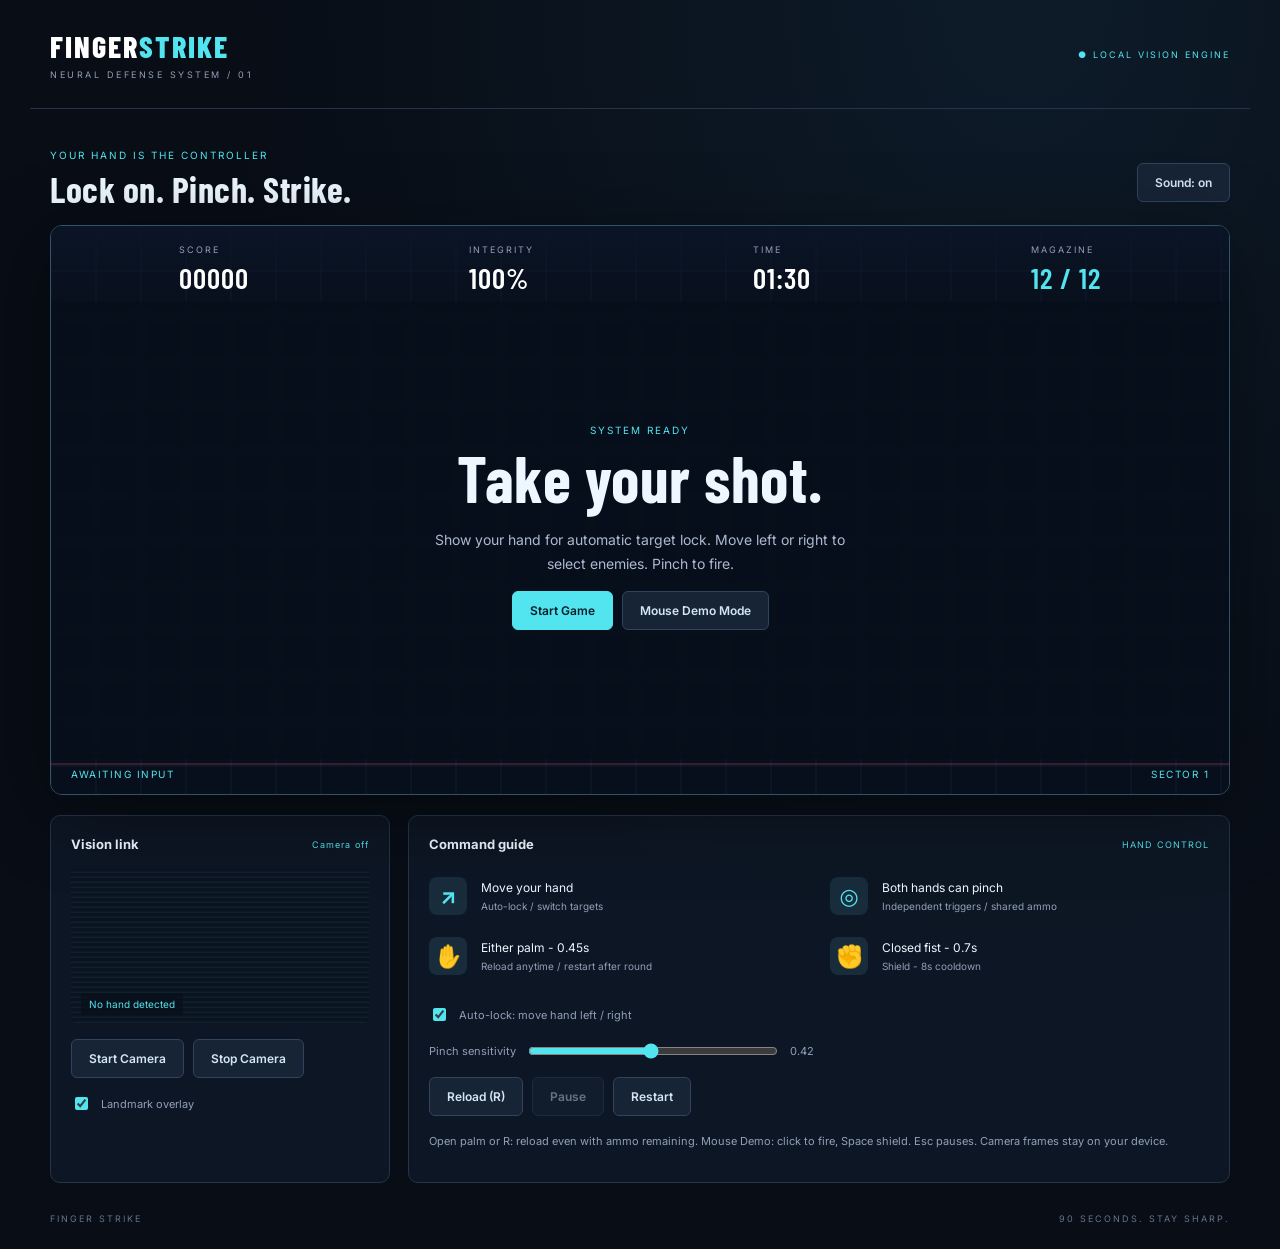
<file: index.html>
<!doctype html>
<html lang="en">
<head><meta charset="utf-8"><meta name="viewport" content="width=device-width, initial-scale=1"><title>Finger Strike - Gesture Shooting</title><link rel="stylesheet" href="style.css"></head>
<body>
<header><a class="brand" href="./">FINGER<span>STRIKE</span><small>NEURAL DEFENSE SYSTEM / 01</small></a><div class="live">&#9679; LOCAL VISION ENGINE</div></header>
<main>
 <section class="topline"><div><p class="eyebrow">YOUR HAND IS THE CONTROLLER</p><h1>Lock on. Pinch. Strike.</h1></div><button id="mute" aria-pressed="false">Sound: on</button></section>
 <section class="arena" aria-label="Shooting game">
  <canvas id="game" aria-label="Move your hand to select a target, pinch to shoot. Mouse Demo uses click to fire."></canvas>
  <div class="hud"><div>SCORE<strong id="score">00000</strong></div><div>INTEGRITY<strong id="health">100%</strong></div><div>TIME<strong id="timer">01:30</strong></div><div>MAGAZINE<strong id="ammo">12 / 12</strong></div></div>
  <div id="screen" class="screen"><div class="modal"><p id="stateLabel" class="eyebrow">SYSTEM READY</p><h2 id="title">Take your shot.</h2><p id="description">Move your hand to select a target. Auto-lock handles aiming; pinch to fire.</p><div class="actions"><button id="start" class="primary">Start Game</button><button id="demo">Mouse Demo Mode</button></div></div></div>
  <div class="field-bottom"><span id="feedback" role="status">Awaiting input</span><span id="level">SECTOR 01</span></div>
 </section>
 <section class="console">
  <div class="panel vision"><div class="panel-heading"><h3>Vision link</h3><span id="cameraStatus" role="status">Camera off</span></div><div class="preview"><video id="video" autoplay playsinline muted></video><canvas id="landmarks"></canvas><span id="handStatus">No hand detected</span></div><div class="actions"><button id="camera">Start Camera</button><button id="stopCamera">Stop Camera</button></div><label><input id="skeleton" type="checkbox" checked> Landmark overlay</label></div>
  <div class="panel controls"><div class="panel-heading"><h3>Command guide</h3><span id="mode">HAND CONTROL</span></div><div class="guide"><div><b>&#8599;</b><span>Move your hand<small>Auto-lock / switch targets</small></span></div><div><b>&#9678;</b><span>Both hands can pinch<small>Independent triggers / shared ammo</small></span></div><div><b>&#9995;</b><span>Either palm - 0.45s<small>Reload anytime / restart after round</small></span></div><div><b>&#9994;</b><span>Closed fist - 0.7s<small>Shield - 8s cooldown</small></span></div></div><label><input id="aimAssist" type="checkbox" checked> Auto-lock: move hand left / right</label><br><label>Pinch sensitivity <input id="sensitivity" type="range" min="0.15" max="0.70" step="0.01" value="0.42"><output id="sensitivityValue">0.42</output></label><div class="actions"><button id="reload">Reload (R)</button><button id="pause">Pause</button><button id="restart">Restart</button></div><p class="hint">Open palm or R: reload even with ammo remaining. Mouse Demo: click to fire, Space shield. Esc pauses. Camera frames stay on your device.</p></div>
 </section><p id="error" role="alert" hidden></p>
</main><footer>FINGER STRIKE <span>90 SECONDS. STAY SHARP.</span></footer>
<script type="module" src="script.js"></script></body></html>
</file>
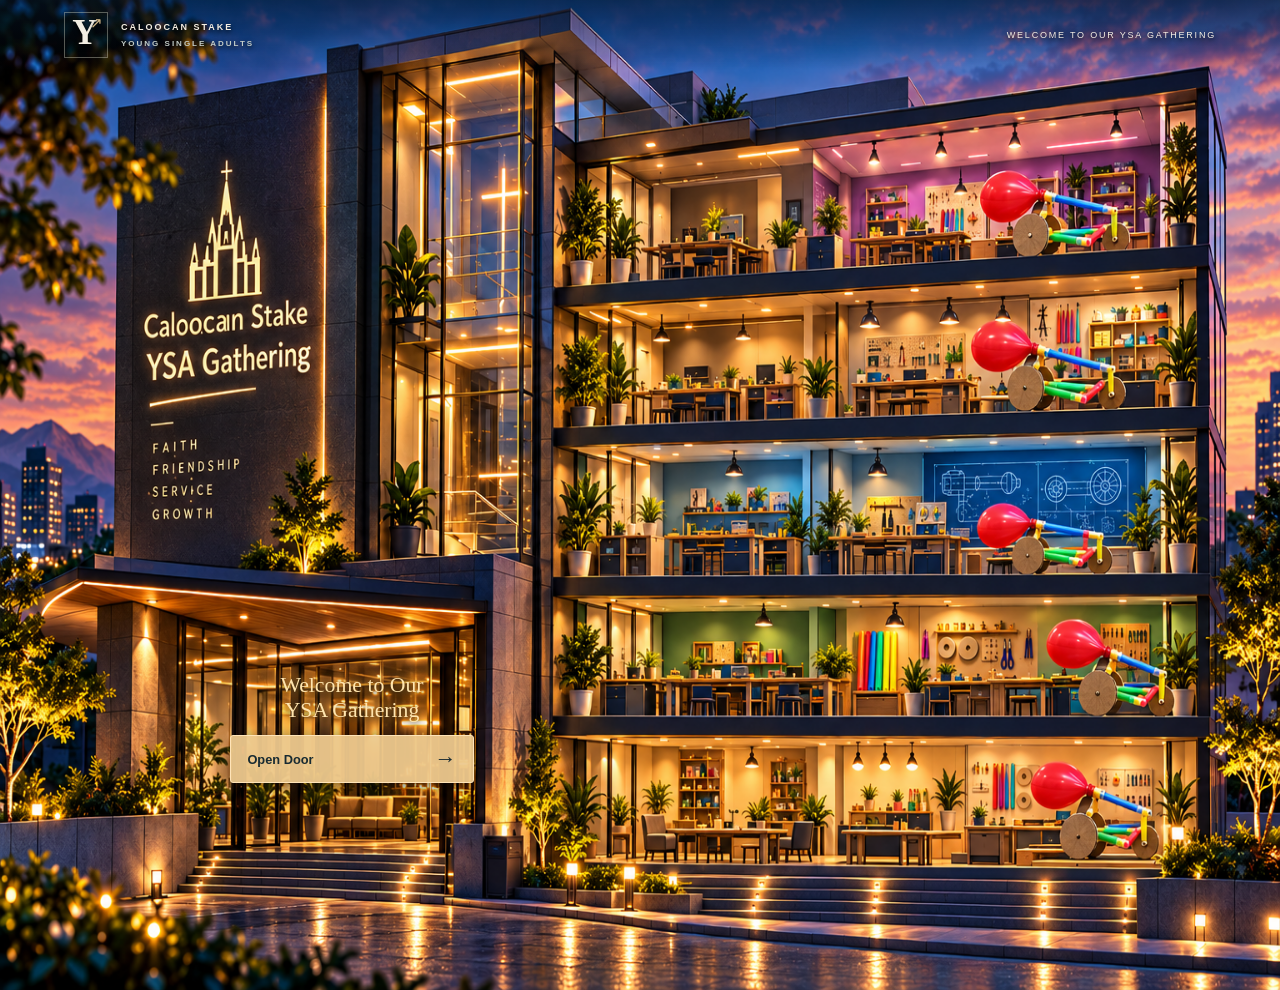
<file: YSA-Gathering/index.html>
<!doctype html>
<html lang="en"><head><meta charset="utf-8"><meta name="viewport" content="width=device-width,initial-scale=1"><meta name="theme-color" content="#162630"><title>YSA Gathering &middot; The Motion Workshop</title><meta name="description" content="Explore five floors of creativity and build a three-wheel balloon-powered straw car with Caloocan Stake YSA."><link rel="stylesheet" href="css/style.css"><link rel="stylesheet" href="css/animations.css"><link rel="stylesheet" href="css/responsive.css"><link rel="stylesheet" href="css/reference-design.css"><link rel="stylesheet" href="css/entrance.css"><link rel="stylesheet" href="css/world.css"></head>
<body><div class="sky" aria-hidden="true"><div class="sun"></div><div class="skyline"></div></div><header><a class="brand" href="./" aria-label="YSA Gathering building overview"><span class="brand-mark">Y<span>&#8599;</span></span><span>CALOOCAN STAKE<small>YOUNG SINGLE ADULTS</small></span></a><span class="edition"><span id="location-label" role="status">WELCOME TO OUR YSA GATHERING</span></span></header>
<main><section class="intro"><p class="eyebrow">A LITTLE AIR. A LOT OF POSSIBILITY.</p><h1>Great things start<br>with a little <em>motion.</em></h1><p>Five floors. One shared adventure.<br>Step inside, get creative, and build something together.</p><span class="hint"><span>&#8599;</span> Choose a floor to begin exploring</span></section>
<section class="architecture" aria-label="Interactive five-floor learning building"><canvas id="world-canvas" aria-label="3D workshop arcade with six rooms including a five-car gallery"></canvas><div id="world-help" class="world-help" hidden><span>Drag to look around &middot; Click a spot to walk &middot; Select a room sign</span></div><button id="gallery-reset-view" class="gallery-reset-view">Gallery overview &#8634;</button><div id="door-exit"><button id="exit-building">&#8592; Exit Building</button></div><aside id="activity-theme" aria-label="Activity theme"><small>ACTIVITY THEME</small><strong>Strengthened Together,<br>Moving Forward in Faith</strong><span>Ecclesiastes 4:9</span></aside><p id="world-status" class="world-status" role="status" hidden></p><div class="exterior-scene" aria-hidden="true"></div><div class="hall" aria-hidden="true"><div class="hall-ceiling"></div><div class="hall-floor"></div><div class="hall-light"></div></div><div class="entry-panel" id="entry-panel"><h1>Welcome to Our<br><strong>YSA Gathering</strong></h1><button id="open-building" class="enter-button">Open Door <span aria-hidden="true">&#8594;</span></button></div><div class="inside-heading" id="inside-heading" hidden><div><small>THE MOTION WORKSHOP</small><h1>Explore six rooms.</h1><p>Five workshops + Room 06: the Straw Car Gallery.</p></div></div><div class="building-sign">Welcome to Our <strong>YSA Gathering</strong><span>THE MOTION WORKSHOP / EST. TO INSPIRE</span></div><div class="building" id="building"><div class="roof"><span>YSA</span><i></i></div><div class="elevator" aria-hidden="true"><div class="elevator-car"></div></div><div class="floors" id="floors" inert></div><div class="foundation"><div class="stone-sign"><span>CALOOCAN STAKE</span><strong>YSA Gathering</strong><small>FAITH &bull; FRIENDSHIP &bull; SERVICE &bull; GROWTH</small></div><div class="entrance" aria-hidden="true"><span></span><span></span></div><div class="planter" aria-hidden="true">?</div></div></div><div class="ground" aria-hidden="true"></div></section></main>
<footer><span>BUILT WITH CURIOSITY. POWERED BY TOGETHERNESS.</span><span>DIY 3-WHEEL BALLOON CAR <b>&#8599;</b></span></footer><script src="js/presentation-data.js"></script><script src="js/car-animation.js"></script><script src="js/world.js"></script><script src="js/navigation.js"></script><script src="js/main.js"></script></body></html>
</file>
<file: style.css>
@import url('https://fonts.googleapis.com/css2?family=Barlow+Condensed:wght@500;600;700;800&family=Inter:wght@400;500;600;700&display=swap');
:root{color-scheme:dark;--bg:#080d16;--panel:#101a29;--line:#253449;--cyan:#52e4ef;--red:#ff5574;--muted:#90a0b8}*{box-sizing:border-box}body{margin:0;background:radial-gradient(ellipse at 80% 0%,#15304466,transparent 55%),var(--bg);color:#edf7ff;font-family:Inter,system-ui,sans-serif;font-size:14px}header,main,footer{max-width:1220px;margin:auto}header{padding:28px 20px;display:flex;justify-content:space-between;align-items:center;border-bottom:1px solid var(--line)}.brand{text-decoration:none;color:white;font:800 30px 'Barlow Condensed',sans-serif;letter-spacing:2px}.brand span{color:var(--cyan)}.brand small{display:block;font:9px Inter,sans-serif;letter-spacing:2.5px;margin-top:5px;color:var(--muted)}.live,.eyebrow{color:var(--cyan);font-size:10px;letter-spacing:2px}.live{font-size:9px}main{padding:30px 20px}h1,h2{font-family:'Barlow Condensed',sans-serif;line-height:1;margin:10px 0 18px;font-size:44px;letter-spacing:.5px}.topline{display:flex;align-items:center;justify-content:space-between}.topline h1{font-size:36px}.arena{height:clamp(370px,53vw,570px);position:relative;border:1px solid #335269;border-radius:12px;overflow:hidden;background:#091823;box-shadow:0 15px 80px #0006}#game{width:100%;height:100%;display:block;touch-action:none}.hud{position:absolute;top:0;left:0;right:0;display:flex;justify-content:space-around;padding:18px;background:linear-gradient(#0b1526ee,#0b152600);pointer-events:none}.hud div{color:var(--muted);font-size:9px;letter-spacing:2px}.hud strong{display:block;color:white;font:600 29px 'Barlow Condensed',sans-serif;letter-spacing:1px;margin-top:5px}.hud div:last-child strong{color:var(--cyan)}.screen{position:absolute;inset:75px 0 35px;display:grid;place-items:center;background:#080f1c90;backdrop-filter:blur(5px)}.screen[hidden]{display:none}.modal{max-width:490px;padding:25px;text-align:center}.modal h2{font-size:64px}.modal p:not(.eyebrow){color:#acbad0;line-height:1.7}.actions{display:flex;gap:9px;flex-wrap:wrap;margin:16px 0}.modal .actions{justify-content:center}button{background:#172436;color:#d4e5f7;border:1px solid #31445d;padding:11px 17px;border-radius:6px;cursor:pointer;font:600 12px Inter,system-ui;transition:.15s}button:hover{border-color:var(--cyan);background:#24394e}button:focus-visible,input:focus-visible{outline:2px solid var(--cyan);outline-offset:4px}button:disabled{opacity:.45;cursor:wait}.primary{background:var(--cyan);color:#08202b;border-color:var(--cyan)}.field-bottom{position:absolute;bottom:0;left:0;right:0;padding:14px 20px;display:flex;justify-content:space-between;font-size:10px;letter-spacing:1.5px;color:var(--cyan);pointer-events:none}.console{display:grid;grid-template-columns:340px 1fr;gap:18px;margin-top:20px}.panel{border:1px solid var(--line);background:#101a29bd;border-radius:10px;padding:20px}.panel-heading{display:flex;align-items:center;justify-content:space-between;margin-bottom:16px}h3{font-size:13px;margin:0}.panel-heading>span{font-size:9px;color:var(--cyan);letter-spacing:1px}.preview{height:155px;background:repeating-linear-gradient(0deg,#10202c,#10202c 1px,#0a1420 2px,#0a1420 5px);position:relative;overflow:hidden;border-radius:5px}.preview video,.preview canvas{position:absolute;width:100%;height:100%;object-fit:contain;transform:scaleX(-1)}.preview span{position:absolute;bottom:8px;left:10px;font-size:10px;background:#07101ac9;padding:5px 8px;border-radius:4px;color:var(--cyan)}label{font-size:11px;color:var(--muted);display:flex;align-items:center;gap:10px}input{accent-color:var(--cyan)}input[type=range]{flex:1;max-width:250px}.guide{display:grid;grid-template-columns:1fr 1fr;gap:22px;margin:25px 0 30px}.guide>div{display:flex;gap:14px;align-items:center}.guide b{display:grid;place-items:center;width:38px;height:38px;background:#192c3b;color:var(--cyan);border-radius:8px;font-size:22px}.guide span{font-size:12px}.guide small{display:block;color:var(--muted);font-size:10px;margin-top:5px}.hint{font-size:11px;line-height:1.7;color:var(--muted)}#error{border:1px solid var(--red);padding:16px;border-radius:6px;color:#ffb3c0}footer{padding:0 20px 25px;color:#64758c;display:flex;justify-content:space-between;font-size:9px;letter-spacing:2px}@media(max-width:700px){.console{grid-template-columns:1fr}.live{display:none}.topline h1{font-size:29px}.modal h2{font-size:45px}.hud{padding:14px 4px}.hud div{font-size:8px;letter-spacing:1px}.hud strong{font-size:24px}.guide{gap:15px}.arena{height:430px}header{padding:20px}.preview{height:190px}}@media(prefers-reduced-motion:reduce){*{transition:none!important}}
</file>
<file: YSA-Gathering/css/style.css>
:root{color-scheme:dark;--ink:#f3eee3;--muted:#bbc2bc;--selected-color:#ed8274}*{box-sizing:border-box}body{margin:0;background:#182832;color:var(--ink);font-family:Arial,Helvetica,sans-serif;font-size:14px;min-height:100vh}button,a{-webkit-tap-highlight-color:transparent}button{font:inherit;cursor:pointer}button:focus-visible,a:focus-visible{outline:3px solid #ffe0aa;outline-offset:5px}button:disabled{opacity:.4;cursor:default}button{color:inherit}a{color:inherit;text-decoration:none}.sky{position:fixed;inset:0;z-index:-2;background:linear-gradient(180deg,#263e4e 0%,#596570 36%,#aa827a 64%,#e9b18c 85%,#53615e 100%);overflow:hidden}.sun{position:absolute;width:260px;height:260px;border-radius:50%;background:#ffdcac;filter:blur(2px);opacity:.45;right:12%;top:43%;box-shadow:0 0 150px #f4c391}.skyline{position:absolute;bottom:0;width:100%;height:20%;background:repeating-linear-gradient(90deg,#26383d77 0 38px,transparent 38px 58px);clip-path:polygon(0 60%,8% 60%,8% 30%,15% 30%,15% 65%,25% 65%,25% 45%,37% 45%,37% 75%,50% 75%,50% 30%,58% 30%,58% 50%,65% 50%,65% 5%,72% 5%,72% 48%,85% 48%,85% 60%,100% 60%,100% 100%,0 100%)}header{height:100px;padding:24px 5%;display:flex;justify-content:space-between;align-items:center;border-bottom:1px solid #e4e3d51b}.brand{display:flex;align-items:center;gap:13px;font-size:11px;letter-spacing:2px;font-weight:bold}.brand small{display:block;font-size:8px;letter-spacing:2px;margin-top:7px;color:#c2ccc7}.brand-mark{font-family:Georgia,serif;font-size:35px;border:1px solid #d5d7c666;width:44px;height:46px;text-align:center;position:relative}.brand-mark span{font:15px Arial;position:absolute;right:2px;top:1px;color:#d5bb8b}.edition{font-size:9px;letter-spacing:1.8px;display:flex;gap:15px;align-items:center}.edition i{width:5px;height:5px;border-radius:50%;background:#e3bf8b}main{max-width:1600px;margin:auto;padding:35px 5% 55px;display:grid;grid-template-columns:.8fr 1.3fr;gap:6%;align-items:center;min-height:calc(100vh - 160px)}.eyebrow,.room-kicker{font-size:10px;letter-spacing:2px;color:#edc894;font-weight:600}.intro h1{font:clamp(38px,4.5vw,70px)/1.08 Georgia,serif;font-weight:normal;letter-spacing:-2px;margin:25px 0}.intro h1 em{font-weight:normal;color:#f6c899}.intro>p:not(.eyebrow){font-size:14px;line-height:1.9;color:#e1ded5c9}.hint{display:flex;align-items:center;gap:12px;font-size:11px;color:#e5e1d4;margin-top:38px}.hint>span{display:grid;place-items:center;border:1px solid #e5d1b67a;width:30px;height:30px;border-radius:50%}.architecture{position:relative;perspective:1800px;padding-top:8px}.building-sign{text-align:center;font:22px Georgia,serif;letter-spacing:.5px;margin:0 0 25px;color:#fff3da;text-shadow:0 2px 12px #1a252b}.building-sign strong{font-weight:normal}.building-sign>span{display:block;font:8px Arial;letter-spacing:2.7px;margin-top:10px;color:#ded1ba}.building{position:relative;margin-left:35px;transform:rotateY(-9deg) rotateX(2deg);transform-style:preserve-3d;filter:drop-shadow(20px 30px 24px #101c2780);transition:transform .9s}.building:after{content:'';position:absolute;right:-22px;top:0;bottom:0;width:22px;background:repeating-linear-gradient(0deg,#192a30 0 88px,#b8b09c 89px 94px);transform:skewY(30deg);transform-origin:left;z-index:-1}.roof{height:30px;background:linear-gradient(#5d6564,#263b42);border-top:3px solid #9fa49b;display:flex;align-items:center;justify-content:space-between;padding:0 22px}.roof>span{font-size:10px;letter-spacing:4px;color:#d4c6a3}.roof i{width:65%;height:1px;background:#c3b597}.floor{position:relative;border-bottom:7px solid #405359;border-top:1px solid #c6c6ab;transition:filter .6s,margin .6s;--floor-color:#fff}.floor-front{height:80px;position:relative;background:linear-gradient(120deg,#152b3299,#b5ae8a30 45%,#1d343b99);box-shadow:inset 0 2px 0 #f9d69c,inset 0 -2px 0 #f9d69c66;border-left:5px solid #3c5056;border-right:5px solid #3c5056;overflow:hidden}.interior{position:absolute;inset:0;background:repeating-linear-gradient(90deg,transparent 0 25%,#132c35bb 25.5% 26.5%);pointer-events:none}.ceiling-light{position:absolute;top:9px;left:9%;right:9%;height:2px;background:#ffe9bb;box-shadow:0 0 15px 6px #edbb6b40}.room-plant{position:absolute;left:17%;bottom:3px;color:#9ca880;font-size:53px;text-shadow:3px 2px #152f29}.workbench{position:absolute;left:36%;bottom:12px;width:28%;height:22px;background:linear-gradient(#c4a376 0 4px,#293b3e 4px 100%);border-left:4px solid #7d7159;border-right:4px solid #7d7159}.pendant{position:absolute;left:51%;top:0;height:25px;width:1px;background:#b9b4a0}.pendant:after{content:'';position:absolute;bottom:0;left:-9px;width:19px;height:7px;background:#dccba2;border-radius:12px 12px 0 0;box-shadow:0 8px 18px #ffcc8a}.window-reflection{position:absolute;inset:0;background:linear-gradient(120deg,transparent 30%,#f5ecce16 30% 34%,transparent 34% 38%,#f5ecce0a 38% 58%,transparent 58%)}.floor-index{position:absolute;left:12px;top:31px;font-size:10px;color:#d6d1b7}.floor-button{position:absolute;left:29%;right:13px;top:14px;min-height:52px;border:1px solid color-mix(in srgb,var(--floor-color) 50%,transparent);background:#10252ae8;display:flex;text-align:left;gap:12px;align-items:center;padding:9px 13px;box-shadow:0 3px 16px #0c202a55;transition:background .3s,box-shadow .3s,transform .3s}.floor-button small{display:block;color:var(--floor-color);font-size:7px;letter-spacing:1.5px;margin-bottom:6px}.floor-button strong{font-size:12px;font-weight:500;letter-spacing:.3px}.floor-icon{font-size:20px;color:var(--floor-color);width:21px}.arrow{margin-left:auto;color:var(--floor-color);font-size:20px}.floor-button:hover,.selected .floor-button{background:#293d40;box-shadow:0 0 24px color-mix(in srgb,var(--floor-color) 25%,transparent);transform:translateY(-2px)}.elevator{position:absolute;top:30px;bottom:0;left:-34px;width:29px;background:repeating-linear-gradient(0deg,#25394188 0 85px,#a7b4af 85px 88px);border:2px solid #879794;box-shadow:inset 0 0 18px #f8e3a324}.elevator-car{position:absolute;bottom:var(--lift,0%);height:60px;width:100%;border:1px solid #dfd5b3;background:linear-gradient(90deg,#d6c39250,#dae7df25);transition:bottom 1.3s ease}.foundation{height:103px;background:linear-gradient(110deg,#48504d,#303f41);display:flex;align-items:center;padding:18px 23px;gap:20px;border-top:3px solid #bab39b}.stone-sign{margin-right:auto}.stone-sign>span{font-size:8px;letter-spacing:3px;display:block;color:#dfd5bd}.stone-sign strong{font:24px Georgia;display:block;margin:4px 0 8px;color:#f5e5c2}.stone-sign small{font-size:6px;letter-spacing:1.4px;color:#c0baa5}.entrance{height:75px;width:85px;display:flex;border:3px solid #768480;background:#112b3199;box-shadow:inset 0 0 30px #d8b77c55}.entrance span{width:50%;border:1px solid #c0c6b066}.planter{font-size:56px;color:#b6b89b}.ground{height:30px;background:linear-gradient(#82908777,transparent);transform:skewX(-20deg);margin:0 -35px}.room[hidden]{display:none}.room{position:relative;padding:23px 26px 28px;background:linear-gradient(120deg,#253c40,#13292f);border:1px solid var(--floor-color);border-top:0;box-shadow:inset 0 1px 30px #e5cb8610;animation:room-in .65s both;color:#eeeade;font-size:13px;line-height:1.65}.room-topline{display:flex;justify-content:space-between;align-items:center;gap:10px;font-size:7px;letter-spacing:1px;color:#bac3ba}.back{background:none;border:0;border-bottom:1px solid #c6bba766;padding:5px 0;font-size:10px}.room h2{font:32px/1.1 Georgia;margin:20px 0;color:#ffefd4}.room h3{font:25px Georgia}.two-col,.tutorial,.test-layout{display:grid;grid-template-columns:1fr 1fr;gap:22px;align-items:center}.room p{color:#c4cdc5}.room .room-kicker{color:var(--floor-color);font-size:10px}.objectives{display:flex;gap:6px;flex-wrap:wrap;margin-top:20px}.objectives span{font-size:9px;padding:4px 8px;border:1px solid #9dafa344}.car-art{display:block;width:100%;height:auto}.hero-car{margin:0;animation:float 5s ease-in-out infinite}.hero-car figcaption{font-size:7px;letter-spacing:1px;text-align:center;color:#c7b58d}.materials{display:grid;grid-template-columns:repeat(3,1fr);gap:15px}.materials figure{margin:0;padding:10px 0;border-bottom:1px solid #8a9b8e44;animation:room-in .7s both}.materials figure:nth-child(2n){animation-delay:.12s}.materials figure:nth-child(3n){animation-delay:.24s}.materials img{width:100%;height:78px;object-fit:contain}.materials small{color:var(--floor-color);font-size:9px;display:block}.materials strong{font-size:12px;display:block;margin:5px 0}.materials p{font-size:10px;line-height:1.5;margin:0}.note{font-size:10px;border-left:2px solid var(--floor-color);padding-left:12px;margin-top:20px}.step-art img{width:100%;background:#ebdfc8;border-radius:2px}.controls{display:flex;gap:8px;flex-wrap:wrap}.controls button,.accent{padding:10px 13px;background:#ffffff08;border:1px solid #abb9a666;font-size:11px}.accent{background:var(--floor-color)!important;color:#142b30;border:0!important}.step-dots{display:flex;gap:5px;margin:20px 0}.step-dots span{height:3px;width:24px;background:#506563}.step-dots .current{background:var(--floor-color)}.mechanism{padding-left:17px;font-size:11px}.mechanism li{padding:3px}.simulation{position:relative;overflow:hidden;height:160px;border-bottom:1px solid #b9baa176}.moving-car{width:85%;position:absolute;left:0;bottom:0}.airflow{position:absolute;left:0;bottom:35px;opacity:0;color:#f4d38c;font-size:25px}.force-labels{display:flex;justify-content:space-between;font-size:7px;color:#eacb92;margin:12px 0 20px}#demo-status,#test-status{font-size:10px}blockquote{font:italic 20px Georgia;border-top:1px solid #d0bc8d44;padding:20px 0 0;margin:18px 0 0;color:#ead8b4}cite{display:block;font:8px Arial;letter-spacing:2px;margin-top:10px}.checklist{padding-left:17px;font-size:11px}.checklist li{padding:5px}.track{position:relative;height:130px;border-top:1px solid #c3c6b263;border-bottom:1px solid #c3c6b263;background:repeating-linear-gradient(90deg,transparent 0 25px,#d5d3b833 25px 42px,transparent 42px 65px) center/100% 2px no-repeat;overflow:hidden}.race-car{position:absolute;width:115px;left:calc(var(--progress,0) * (100% - 115px));bottom:15px}.start-line,.finish-line{position:absolute;left:8px;width:8px;top:0;bottom:0;background:repeating-conic-gradient(#d5d2b5 0 25%,#294145 0 50%) 0/8px 8px}.finish-line{left:auto;right:8px}.test-readout{display:flex;justify-content:space-between;align-items:center;margin-top:15px}.test-readout>span{font-size:7px;letter-spacing:1px}output{font:26px Georgia;color:var(--floor-color)}.fine{font-size:9px}.together{font:21px Georgia;text-align:center;border-top:1px solid #afb7a544;padding-top:22px;color:#ecdbba!important}.exploring main{grid-template-columns:.45fr 1.5fr;gap:4%;align-items:start}.exploring .intro{padding-top:45px}.exploring .intro h1{font-size:40px}.exploring .building{transform:rotateY(0deg) rotateX(0deg)}.exploring .floor:not(.selected){filter:brightness(.63)}.selected{margin:12px -12px;z-index:2}.selected .floor-front{border-color:var(--floor-color)}footer{padding:18px 5%;border-top:1px solid #d6dbc52a;display:flex;justify-content:space-between;color:#c6c7b6;font-size:8px;letter-spacing:1.5px}footer b{font-size:16px;margin-left:14px}
</file>
<file: YSA-Gathering/css/animations.css>
@keyframes room-in{from{opacity:0;transform:translateY(-12px) scaleY(.96)}to{opacity:1;transform:none}}@keyframes entrance{from{opacity:0;transform:translateY(25px) rotateY(-9deg)}to{opacity:1;transform:translateY(0) rotateY(-9deg)}}@keyframes float{50%{transform:translateY(-5px)}}@keyframes launch{0%{transform:translateX(0) scale(.85)}30%{transform:translateX(0) scale(1)}100%{transform:translateX(45%) scale(.85)}}@keyframes air{0%,30%{opacity:0;transform:translateX(10px)}45%,80%{opacity:1}100%{opacity:0;transform:translateX(-25px)}}.building{animation:entrance 1.2s both}.exploring .building{animation:none}.playing .moving-car{animation:launch 5.2s both}.playing .airflow{animation:air 5.2s both}.running .race-car{animation:float .25s linear infinite}@media(prefers-reduced-motion:reduce){*,*:before,*:after{animation:none!important;transition:none!important;scroll-behavior:auto!important}.playing .airflow{opacity:1}.playing .moving-car{transform:translateX(20%)}.hero-car{animation:none}}
</file>
<file: YSA-Gathering/css/responsive.css>
@media(min-width:1500px){.floor-front{height:94px}.floor-button{top:19px}.foundation{height:115px}}@media(max-width:1050px){main{gap:4%;grid-template-columns:.7fr 1.3fr;padding-left:4%;padding-right:5%}.intro h1{font-size:45px}.floor-button{left:21%;gap:8px}.floor-button strong{font-size:11px}.edition{font-size:7px;letter-spacing:1px}.room{padding:18px}.room h2{font-size:27px}.exploring main{grid-template-columns:1fr}.exploring .intro{display:none}.exploring .architecture{max-width:900px;width:100%;margin:auto}.exploring .building-sign{margin-top:5px}}@media(max-width:700px){header{height:75px;padding:16px 6%}.edition{display:none}.brand{font-size:9px}.brand-mark{height:36px;width:35px;font-size:28px}.brand small{font-size:7px}main{display:flex;flex-direction:column;padding:28px 7% 25px;gap:28px;min-height:0}.intro{width:100%}.intro .eyebrow{font-size:8px}.intro h1{font-size:38px;margin:15px 0;letter-spacing:-1px}.intro h1 br{display:none}.intro>p:not(.eyebrow){font-size:12px;margin-bottom:0}.hint{margin-top:17px;font-size:10px}.architecture{width:100%;max-width:520px}.building-sign{font-size:17px;margin-bottom:18px}.building-sign>span{font-size:6px}.building{margin-left:23px;transform:rotateY(-5deg)}.building:after{width:12px;right:-12px}.roof{height:23px}.elevator{left:-23px;width:20px;top:23px}.floor-front{height:67px}.floor-button{left:19%;right:7px;top:9px;min-height:47px;padding:7px 9px;gap:7px}.floor-button small{font-size:6px;letter-spacing:.7px}.floor-button strong{font-size:10px}.floor-icon{font-size:17px;width:18px}.floor-index{left:7px;font-size:8px;top:27px}.floor{border-bottom-width:5px}.room-plant{font-size:40px;left:8%}.foundation{height:87px;padding:12px;gap:10px}.stone-sign strong{font-size:20px}.stone-sign>span{font-size:6px;letter-spacing:2px}.stone-sign small{font-size:5px;letter-spacing:.6px}.entrance{width:53px;height:60px}.planter{font-size:35px}.exploring main{display:flex}.exploring .building-sign{margin-top:0}.selected{margin:8px -6px}.room{padding:16px 13px;font-size:12px}.room h2{font-size:28px}.room-topline{align-items:flex-start;gap:8px}.room-topline>span{font-size:6px;max-width:105px}.back{font-size:9px;white-space:nowrap}.two-col,.tutorial,.test-layout{grid-template-columns:1fr;gap:14px}.hero-car{max-width:290px;margin:auto}.materials{grid-template-columns:1fr 1fr;gap:12px}.materials img{height:80px}.materials strong{font-size:11px}.step-art{max-width:350px;margin:auto}.step-art img{max-height:200px}.tutorial h3{margin:10px 0}.simulation{height:185px}.moving-car{max-width:300px}.mechanism{font-size:12px}.track{height:150px}.checklist{font-size:12px}.together{font-size:19px}.controls button,.accent{min-height:42px}.floor-button{min-height:47px}footer{font-size:6px;line-height:1.8;gap:15px;padding:15px 7%}footer>span{max-width:48%}}@media(max-height:800px) and (min-width:1051px){header{height:78px}main{padding-top:18px;padding-bottom:25px}.floor-front{height:67px}.floor-button{top:8px}.foundation{height:85px}.building-sign{margin-bottom:17px}.intro h1{font-size:54px}}
</file>
<file: YSA-Gathering/css/reference-design.css>
/* Architectural reference: a photographic facade with real HTML floor controls. */
body{background:#101e30}header{position:absolute;top:0;left:0;right:0;height:70px;z-index:5;border:0;background:linear-gradient(#07152799,transparent);padding:14px 5%}.brand{font-size:9px;text-shadow:0 2px 5px #000}.edition{font-size:9px;text-shadow:0 2px 5px #000}.sky,.intro,.building-sign,.roof,.elevator,.foundation,.ground,.interior,.floor-index{display:none!important}main,.exploring main{display:block;max-width:none;margin:0;padding:0;min-height:0}.architecture,.exploring .architecture{position:relative;isolation:isolate;width:100%;max-width:none;padding:0;margin:0;min-height:600px;height:max(100vh,66.6667vw);perspective:none;background:#142638 url('../assets/images/building-reference.png') center center/100% 100% no-repeat;overflow:hidden}.architecture:before{content:'';position:absolute;inset:0;background:linear-gradient(180deg,#07142722,transparent 18%,transparent 90%,#07142755);pointer-events:none}.building,.exploring .building{position:static;margin:0;transform:none;filter:none;animation:none;min-height:inherit;transform-style:flat}.building:after{display:none}.floors{position:static}.floor,.selected{position:static;border:0;margin:0;filter:none!important}.floor-front{position:absolute;top:calc(14% + var(--level) * 16%);left:47.5%;right:6%;height:14%;overflow:visible;border:0;background:none;box-shadow:none;transition:left .8s,right .8s}.floor-button{top:22%;left:0;right:auto;width:60%;min-height:64px;padding:7px 17px 7px 5px;border:1px solid #fff9;border-radius:60px;background:linear-gradient(105deg,color-mix(in srgb,var(--floor-color) 65%,#181628) 0%,#172733e8 90%);box-shadow:0 0 9px var(--floor-color),inset 0 0 12px #ffffff22;gap:15px;backdrop-filter:blur(8px)}.floor-icon{display:grid;place-items:center;flex-shrink:0;width:52px;height:52px;font-size:35px;font-weight:bold;border-radius:50%;color:#fff;border:1px solid #fff;background:radial-gradient(at 30% 20%,var(--floor-color),#0005);box-shadow:0 0 12px var(--floor-color)}.floor-button small{display:none}.floor-button strong{font-size:clamp(12px,1.3vw,20px);line-height:1.25;font-weight:600;color:#fff;text-shadow:0 1px 4px #0008}.arrow{font-size:32px;color:#fff}.floor-button:hover,.selected .floor-button{background:linear-gradient(110deg,var(--floor-color),#142331ee);transform:scale(1.03);box-shadow:0 0 24px var(--floor-color)}.exploring .floor-front{left:27%;right:57%;z-index:3}.exploring .floor-button{width:100%;gap:8px;min-height:56px;padding-right:10px}.exploring .floor-icon{width:36px;height:36px;font-size:25px}.exploring .floor-button strong{font-size:11px}.exploring .arrow{font-size:22px}.exploring .floor:not(.selected) .floor-button{opacity:.72}.selected .room{position:absolute;z-index:2;left:44%;right:5%;top:14%;bottom:6%;overflow-y:auto;overscroll-behavior:contain;padding:25px;background:linear-gradient(135deg,#fff9ecef,#efe1c9fa);color:#263c43;border:6px solid #253339;border-top:4px solid var(--floor-color);box-shadow:0 0 0 1px #ead6a3,0 10px 55px #0009,inset 0 5px 35px #c49e7033;scrollbar-width:thin;scrollbar-color:#ab9474 #eee3d0;transform-origin:center;animation:room-in .65s both}.room h2{color:#223e48;font-size:clamp(26px,2.5vw,42px)}.room h3{color:#263c43}.room p{color:#4c6061}.room-topline{color:#5b6966}.back{color:#324d54;border-color:#88968a}.room .room-kicker{color:#8c542a}.objectives span{border-color:#96a69b;color:#315751;background:#ffffff66}.hero-car{animation:none}.finished-photo{display:block;width:100%;border-radius:10px;box-shadow:0 8px 15px #4a341d2a}.hero-car figcaption{color:#6e6451;line-height:1.7;margin-top:10px}.materials{gap:18px}.materials figure{background:#ffffff6b;border-radius:8px;padding:12px;border-color:#d2bda3}.materials small{color:#846039;font-weight:bold}.materials strong{color:#263c43}.materials p{color:#526265}.kit-photo{width:100%;max-height:230px;object-fit:cover;border:6px solid #fff8;border-radius:10px}.step-art img{border:6px solid #fff;border-radius:10px;box-shadow:0 5px 20px #75633b33}.step-dots span{background:#b6bfad}.step-dots .current{background:#43946b}.controls button{background:#fff9;border-color:#748b88;color:#27464c}.controls .accent,.accent{color:#172e34}.force-labels{color:#996329}.simulation{background:#ece2cb;border-color:#9e9278;border-radius:8px}.track{background-color:#c5b597;border-color:#9c855d}.test-readout>span{color:#58675f}output{color:#755297}blockquote{color:#896029;border-color:#b1a488}.together{color:#5a704d!important;border-color:#b9ab91}.fine{color:#6e6657!important}.note{border-color:#69977b}.room button:focus-visible{outline-color:#38694f}footer{background:#101c27;padding:13px 5%;font-size:7px}.test-layout{grid-template-columns:.8fr 1.2fr}
@media(min-width:1600px){.floor-button{min-height:78px}.floor-icon{width:62px;height:62px;font-size:40px}.room{font-size:15px}.materials img{height:100px}}
@media(max-width:900px){.floor-button{width:80%;min-height:53px;gap:9px}.floor-icon{width:40px;height:40px;font-size:27px}.floor-button strong{font-size:12px}.selected .room{left:39%;right:3%;padding:18px}.exploring .floor-front{left:8%;right:63%}.exploring .floor-button strong{font-size:12px}.room .two-col,.room .tutorial,.room .test-layout{grid-template-columns:1fr}.hero-car{max-width:330px}.room h2{font-size:29px}}
@media(max-width:600px){header{height:58px;padding:10px 4%}.brand{font-size:8px}.brand small{font-size:6px}.architecture,.exploring .architecture{height:auto;min-height:560px;background-position:center top;background-size:auto 560px;background-color:#142630;overflow:hidden}.architecture:before{height:560px}.building,.exploring .building{min-height:560px}.floor-front,.exploring .floor-front{left:42%;right:3%;height:70px;top:calc(82px + var(--level) * 88px)}.floor-button,.exploring .floor-button{top:10px;width:100%;min-height:51px;gap:7px;padding:5px 8px 5px 4px}.floor-icon,.exploring .floor-icon{width:35px;height:35px;font-size:24px}.floor-button strong,.exploring .floor-button strong{font-size:10px}.arrow,.exploring .arrow{font-size:23px}.selected .room{position:relative;left:auto;right:auto;top:auto;bottom:auto;margin:560px 10px 15px;max-height:none;overflow:visible;padding:20px 16px;border-width:3px}.room-topline>span{max-width:140px;font-size:7px}.room h2{font-size:32px}.room .materials{grid-template-columns:1fr 1fr}.room .materials img{height:75px}.materials p{font-size:11px}.kit-photo{max-height:none}.test-layout{display:grid}.floor-button:focus-visible{outline:3px solid white}.room .step-art{max-width:100%}.room .step-art img{max-height:none}.exploring .floor:not(.selected) .floor-button{opacity:.85}footer{font-size:6px;padding:14px 5%}}
@media(prefers-reduced-motion:reduce){.floor-front{transition:none}.selected .room{animation:none}}

.tutorial-photo{width:100%;aspect-ratio:1;background-image:url('../assets/images/tutorial-sheet.png');background-size:300% 200%;background-repeat:no-repeat;border-radius:9px;box-shadow:0 5px 16px #62492225}.scene-materials{background-position:0 0}.scene-frame{background-position:50% 0}.scene-rear{background-position:100% 0}.scene-front{background-position:0 100%}.scene-complete{background-position:50% 100%}.scene-finished{background-position:100% 100%}.kit-photo{max-width:420px;max-height:none;margin:0 auto 22px}.step-art{width:100%}.hero-car{width:100%}

.architecture:after{content:'Welcome to Our\a YSA Gathering';white-space:pre;position:absolute;left:20%;top:70%;width:14%;text-align:center;pointer-events:none;font:clamp(13px,2vw,30px)/1.2 Georgia,serif;color:#ffe4a8;text-shadow:0 0 14px #ffb648,0 2px 5px #000}.exploring .architecture:after{opacity:.7}@media(max-width:600px){.architecture:after{display:none}}
</file>
<file: YSA-Gathering/css/entrance.css>
/* Exterior -> entrance -> five interior rooms -> instructions. */
[hidden]{display:none!important}.architecture,.exploring .architecture{background:#13232c;min-height:720px;height:max(100vh,720px)}.architecture:before{display:none}.architecture:after{z-index:1}.exterior-scene{position:absolute;inset:0;background:url('../assets/images/building-reference.png') center/cover no-repeat;transform-origin:27% 80%;transition:transform 1.5s cubic-bezier(.4,0,.2,1),opacity 1.1s;z-index:0;pointer-events:none}.entry-panel{position:absolute;z-index:3;left:5%;top:19%;padding:26px 30px;background:linear-gradient(120deg,#0a192bed,#13232bba);border-left:2px solid #edce91;box-shadow:0 10px 60px #0005;max-width:340px;backdrop-filter:blur(10px)}.entry-panel>p{font-size:9px;letter-spacing:2px;color:#e3c58c;line-height:1.8}.entry-panel h1{font:42px/1.1 Georgia;margin:17px 0 25px;color:#fff1d5}.enter-button{display:flex;align-items:center;justify-content:space-between;gap:30px;padding:15px 22px;background:#eed0a0;color:#182b32;border:1px solid #ffe4b8;font-weight:600;min-height:50px;width:100%;box-shadow:0 0 25px #ffdb9133}.enter-button:hover{background:#ffe6ba;transform:translateY(-2px)}.enter-button span{font-size:22px}.entry-panel small{display:block;color:#d9d3c3;font-size:10px;margin-top:17px;line-height:1.8}body:not(.inside) .floors{visibility:hidden}.hall{position:absolute;inset:0;overflow:hidden;opacity:0;transition:opacity 1s .25s;background:linear-gradient(90deg,#132e33 0%,#3e5350 20%,#3e5350 80%,#142e33);pointer-events:none}.hall:before{content:'';position:absolute;inset:21% 5% 17%;background:repeating-linear-gradient(90deg,transparent 0 19.5%,#d7c59d55 19.5% 20%),linear-gradient(#1d363b,#697067);border:1px solid #adac8a;box-shadow:inset 0 0 75px #101f24}.hall-ceiling{position:absolute;top:0;left:0;right:0;height:23%;background:repeating-linear-gradient(90deg,#233237 0 6%,#68716a 6% 6.3%);clip-path:polygon(0 0,100% 0,90% 100%,10% 100%);border-bottom:4px solid #f9d49a;box-shadow:0 6px 22px #ffc87e}.hall-floor{position:absolute;bottom:0;left:-40%;right:-40%;height:24%;background:repeating-linear-gradient(0deg,transparent 0 37px,#d1bc8e66 38px 40px),repeating-linear-gradient(90deg,#8b8d7b 0 140px,#b3a88c 141px 143px);transform:perspective(200px) rotateX(40deg);transform-origin:bottom;box-shadow:0 -5px 35px #edc68c66}.hall-light{position:absolute;left:8%;right:8%;top:20%;height:3px;background:#ffdf9f;box-shadow:0 0 26px 7px #f2be6e55}.inside .exterior-scene{transform:scale(3.8);opacity:0}.inside .hall{opacity:1}.inside .architecture:after{display:none}.inside-heading{position:absolute;z-index:4;top:100px;left:8%;right:8%;display:flex;align-items:center;justify-content:space-between;gap:15px}.inside-heading small{font-size:9px;letter-spacing:2px;color:#eaca95}.inside-heading h1{font:37px Georgia;margin:8px 0}.inside-heading p{color:#cbd1c4;font-size:11px}.inside-heading button{background:#11282dc9;border:1px solid #bfbd9b;color:#f4e7c9;padding:12px 17px;font-size:11px;min-height:44px}.inside .floor-front,.inside.exploring .floor-front{top:32%;left:calc(7% + (4 - var(--level)) * 17.5%);right:auto;width:16%;height:43%;background:linear-gradient(120deg,#adc4bc20,#112e3799),repeating-linear-gradient(90deg,transparent 0 47%,#061e28 48% 51%);border:5px solid #162c32;border-top:8px solid #d8cba7;box-shadow:0 12px 20px #061a25aa,inset 0 0 30px #d4bc7d33;transition:left .9s,top .9s,width .9s,height .9s;overflow:visible;z-index:2}.inside .floor-front:before{content:'ROOM 0' attr(data-room);position:absolute;top:12px;left:0;right:0;text-align:center;font-size:9px;letter-spacing:2px;color:#e6c994}.inside .floor-front:after{content:'';position:absolute;left:14%;right:14%;bottom:18%;height:32%;background:url('../assets/images/tutorial-sheet.png') 100% 100%/300% 200%;border:4px solid #ddc18c;box-shadow:0 3px 15px #0006;pointer-events:none}.inside .floor-button,.inside.exploring .floor-button{left:5%;top:27%;right:5%;width:90%;border-radius:8px;display:flex;flex-wrap:wrap;justify-content:center;text-align:center;padding:10px 7px;gap:7px;z-index:2;min-height:100px;background:linear-gradient(120deg,#142d34f5,color-mix(in srgb,var(--floor-color) 25%,#152e35));box-shadow:0 0 18px color-mix(in srgb,var(--floor-color) 30%,transparent)}.inside .floor-icon,.inside.exploring .floor-icon{width:38px;height:38px;font-size:25px}.inside .floor-button>span:nth-child(2){width:100%}.inside .floor-button strong,.inside.exploring .floor-button strong{font-size:12px}.inside .arrow{position:absolute;right:8px;top:15px;font-size:22px}.inside .floor-button small{display:block;font-size:6px;letter-spacing:.7px}.inside .floor{animation:room-in 1.3s both}.inside.exploring .floor-front{left:4%;top:calc(26% + (4 - var(--level)) * 13%);width:20%;height:10%;background:#143039;border:1px solid #bdaf8b}.inside.exploring .floor-front:before,.inside.exploring .floor-front:after{display:none}.inside.exploring .floor-button{top:0;left:0;right:0;width:100%;height:100%;min-height:0;flex-wrap:nowrap;justify-content:flex-start;text-align:left;border-radius:4px;padding:6px 12px;gap:10px}.inside.exploring .floor-button>span:nth-child(2){width:auto;padding-right:10px}.inside.exploring .floor-button small{display:none}.inside.exploring .floor-button strong{font-size:11px}.inside.exploring .arrow{display:none}.inside.exploring .floor-icon{width:30px;height:30px;font-size:20px}.inside .selected .room{left:27%;right:4%;top:25%;bottom:6%;border-top-width:5px}.inside .room-topline{align-items:center}.inside .room{animation:enter-room .65s ease-out both}.inside .room h2:focus{outline:none}@keyframes enter-room{from{opacity:0;transform:perspective(1000px) rotateY(-8deg) scale(.93)}to{opacity:1;transform:none}}
@media(max-width:800px){.inside-heading{left:5%;right:5%;top:85px}.inside-heading h1{font-size:30px}.inside .floor-front{top:31%;height:23%;width:27%;left:6%}.inside .floor:nth-child(1) .floor-front{left:37%;top:59%}.inside .floor:nth-child(2) .floor-front{left:6%;top:59%}.inside .floor:nth-child(3) .floor-front{left:68%}.inside .floor:nth-child(4) .floor-front{left:37%}.inside .floor:nth-child(5) .floor-front{left:6%}.inside .floor-front:after{display:none}.inside .floor-button{top:21%;min-height:100px}.inside.exploring .floor .floor-front{left:3%;top:calc(25% + (4 - var(--level)) * 13%);width:24%;height:10%}.inside .selected .room{left:30%;right:3%;padding:18px}.inside.exploring .floor-button{padding:5px;gap:5px}.inside.exploring .floor-button strong{font-size:10px}.inside .two-col,.inside .tutorial,.inside .test-layout{grid-template-columns:1fr}}
@media(max-width:600px){.architecture,.exploring .architecture{min-height:780px;height:auto}.exterior-scene{background-position:58% center}.entry-panel{top:100px;left:6%;right:6%;max-width:300px;padding:22px}.entry-panel h1{font-size:37px}.inside-heading{top:85px}.inside-heading h1{font-size:28px}.inside-heading p{font-size:10px}.inside-heading button{font-size:9px;padding:10px}.hall{height:780px}.inside .floor .floor-front{top:245px;height:160px}.inside .floor:nth-child(1) .floor-front,.inside .floor:nth-child(2) .floor-front{top:445px}.inside .floor-button{top:25%;min-height:100px}.inside .floor-button strong{font-size:10px}.inside .floor-button small{font-size:5px}.inside .floor-front:before{font-size:7px;letter-spacing:1px}.inside.exploring .floor .floor-front{top:calc(205px + (4 - var(--level)) * 57px);left:6%;width:88%;height:48px}.inside.exploring .floor-button{min-height:44px;padding:5px 10px;gap:12px}.inside.exploring .floor-button>span:nth-child(2){width:auto}.inside.exploring .floor-button strong{font-size:12px}.inside.exploring .floor-button small{display:none}.inside.exploring .floor-icon{width:29px;height:29px;font-size:19px}.inside .selected .room{position:relative;left:auto;right:auto;top:auto;bottom:auto;margin:510px 12px 20px;padding:20px 16px}.inside .building{min-height:780px}.inside .room-topline>span{max-width:130px}.inside .room h2{font-size:29px}}
@media(prefers-reduced-motion:reduce){.exterior-scene,.hall,.inside .floor-front{transition:none}.inside .floor,.inside .room{animation:none}}

.inside .floor{animation:none}.inside .floor-front{animation:room-in 1.2s both}@media(prefers-reduced-motion:reduce){.inside .floor-front{animation:none}}
</file>
<file: YSA-Gathering/css/world.css>
/* WebGL scene fills the building interior; labels follow world-space doors. */
#world-canvas{position:absolute;inset:0;width:100%;height:100%;display:none;z-index:0}.inside #world-canvas{display:block}.inside .hall{display:none!important}.inside .architecture,.inside.exploring .architecture{height:100dvh;min-height:620px;overflow:hidden}.inside .building,.inside.exploring .building{min-height:0}.inside .exterior-scene{z-index:1;pointer-events:none}.inside-heading{top:85px;left:5%;right:5%;pointer-events:none;background:linear-gradient(#0a2026b3,transparent);padding:15px 18px;border-radius:8px}.inside-heading h1{font-size:30px}.inside-heading p{font-size:11px}.inside-heading button{pointer-events:auto;background:#10262dec;backdrop-filter:blur(8px)}.inside .floor .floor-front,.inside.exploring .floor .floor-front{position:absolute;left:var(--screen-x,50%);top:var(--screen-y,50%);width:190px;height:auto;min-height:0;right:auto;border:0;box-shadow:none;background:none;transform:translate(-50%,-50%) scale(var(--label-scale,1));transform-origin:center;animation:none;transition:none;z-index:3}.inside .floor-front:before,.inside .floor-front:after{display:none!important}.inside .floor .floor-button,.inside.exploring .floor .floor-button{position:relative;left:auto;right:auto;top:auto;width:100%;height:auto;min-height:66px;display:flex;flex-wrap:nowrap;gap:10px;text-align:left;justify-content:flex-start;padding:10px 12px;border:1px solid var(--floor-color);background:linear-gradient(110deg,#132c32f5,color-mix(in srgb,var(--floor-color) 20%,#152b35));border-radius:7px;box-shadow:0 0 18px #0008,inset 0 1px 0 #ffffff30;backdrop-filter:blur(8px)}.inside .floor-button>span:nth-child(2),.inside.exploring .floor-button>span:nth-child(2){width:auto;padding-right:6px}.inside .floor .floor-button small,.inside.exploring .floor .floor-button small{display:block;font-size:7px;letter-spacing:1px;line-height:1.5}.inside .floor .floor-button strong,.inside.exploring .floor .floor-button strong{font-size:12px;line-height:1.3}.inside .floor-icon,.inside.exploring .floor-icon{width:31px;height:31px;font-size:20px}.inside .floor .arrow{display:none}.inside .floor-button:hover{transform:translateY(-3px);box-shadow:0 0 24px var(--floor-color)}.world-help{position:absolute;z-index:5;bottom:48px;left:5%;right:5%;display:flex;align-items:center;justify-content:space-between;gap:12px;pointer-events:none}.world-help>span{color:#f8edd4;text-shadow:0 2px 5px #000;font-size:11px;background:#10282cbd;padding:12px 16px;border:1px solid #c5bf9a44;border-radius:5px}.world-help>div{display:flex;gap:8px;pointer-events:auto}.world-help button{width:52px;height:48px;border:1px solid #dbc49b;background:#10282deb;border-radius:5px;font-size:25px;touch-action:none;color:#ffe1a9}.world-help button:active{background:#7c7353}.world-status{position:absolute;z-index:5;bottom:10px;left:5%;right:5%;font-size:10px;letter-spacing:.4px;color:#efe5cd;text-align:center;pointer-events:none;text-shadow:0 2px 6px #000}.inside .selected .room{position:absolute;left:16%;right:16%;top:24%;bottom:15%;margin:0;padding:22px 28px;border:9px solid #17333a;border-top:6px solid var(--floor-color);box-shadow:0 0 0 2px #b6a172,0 15px 60px #0008;overflow-y:auto;overscroll-behavior:contain;background:linear-gradient(135deg,#fffaeb,#e8dcc6);animation:room-in .45s both}.inside.exploring .inside-heading h1{font-size:23px}.inside.exploring .inside-heading p{display:none}.inside.exploring .world-help{display:none}.travelling .selected .room{visibility:hidden;pointer-events:none}.travelling .floor-front{pointer-events:none}.travelling #world-help{opacity:.3;pointer-events:none}.travelling #world-help button{pointer-events:none}.no-webgl.inside #world-canvas{display:none}.no-webgl.inside .hall{display:block!important}.no-webgl.inside .floor .floor-front{left:calc(16% + (4 - var(--level)) * 17%);top:50%;visibility:visible!important;transform:translate(-50%,-50%);width:15%}.no-webgl.inside.exploring .floor .floor-front{visibility:hidden!important}.no-webgl.inside .world-help{display:none}
@media(max-width:800px){.inside .selected .room{left:7%;right:7%;padding:19px}.inside-heading{top:70px}.inside-heading h1{font-size:25px}.world-help>span{max-width:220px;font-size:10px}.inside .room .two-col,.inside .room .tutorial,.inside .room .test-layout{grid-template-columns:1fr}.no-webgl.inside .floor .floor-front{left:8%;right:8%;top:calc(200px + (4 - var(--level))*78px);width:auto;transform:none}.no-webgl.inside .floor .floor-button{min-height:60px}}
@media(max-width:600px){.inside .architecture,.inside.exploring .architecture{min-height:580px;height:100dvh}.inside-heading{top:65px;left:3%;right:3%;padding:10px}.inside-heading small{font-size:7px}.inside-heading h1{font-size:21px}.inside-heading p{font-size:9px;max-width:170px}.inside-heading button{font-size:9px;padding:9px}.inside .floor .floor-front{width:165px}.inside .floor .floor-button{min-height:66px;padding:9px}.inside .floor .floor-button strong{font-size:11px}.inside .floor .floor-button small{font-size:6px}.world-help{left:4%;right:4%;bottom:48px}.world-help>span{max-width:180px;padding:9px;font-size:9px}.world-help button{width:45px;height:45px}.world-status{font-size:9px;bottom:8px}.inside .selected .room{left:3%;right:3%;top:23%;bottom:12%;margin:0;padding:16px 12px;border-width:5px;max-height:none}.inside .room h2{font-size:28px}.inside .room .room-topline{gap:8px}.inside .room .room-topline>span{font-size:6px;max-width:120px}.inside.exploring .world-status{bottom:4%}.inside .room .kit-photo{max-width:280px}.inside .room .materials{gap:8px}.inside .room .materials figure{padding:8px}}
@media(prefers-reduced-motion:reduce){.inside .selected .room{animation:none}}

/* The entrance control sits below the welcome lettering, away from the stone sign. */
body:not(.inside) .architecture:after{display:none}.entry-panel{left:18%;top:68%;width:19%;max-width:280px;padding:0;background:none;border:0;box-shadow:none;backdrop-filter:none;text-align:center;z-index:3}.entry-panel h1{font:clamp(14px,1.7vw,28px)/1.15 Georgia,serif;color:#ffe5ae;margin:0 0 14px;text-shadow:0 0 12px #edaf4c,0 2px 7px #000}.entry-panel h1 strong{font-weight:normal}.entry-panel .enter-button{min-height:44px;padding:10px 16px;width:100%;font-size:clamp(10px,1vw,14px);gap:10px;border-radius:3px;background:#edc98ef2;box-shadow:0 3px 15px #0008}.inside .floor .floor-button small{letter-spacing:.6px}.inside .floor .floor-front{width:200px}
@media(max-width:600px){body:not(.inside) .architecture{min-height:0;height:100svh;background:#101f2c}.exterior-scene{background-size:auto 100%;background-position:43% center}.entry-panel{left:12%;top:72%;width:42%;max-width:190px;right:auto;padding:0}.entry-panel h1{font-size:19px;margin-bottom:12px}.entry-panel .enter-button{font-size:12px;min-height:46px;padding:10px 14px}.inside-heading p{max-width:190px}.inside .floor .floor-front{width:175px}}

.gallery-cars{display:grid;grid-template-columns:repeat(5,minmax(0,1fr));gap:10px;margin:20px 0}.gallery-choice{min-width:0;padding:12px 8px;text-align:left;background:#fff9;border:1px solid #a9b7aa;border-top:3px solid var(--car-color);border-radius:7px;color:#294851;transition:transform .2s,box-shadow .2s}.gallery-choice:hover{transform:translateY(-4px)}.gallery-choice[aria-pressed="true"]{outline:2px solid #647c68;background:#fff;box-shadow:0 4px 16px #3d54302b}.gallery-choice img{display:block;width:100%;filter:hue-rotate(var(--car-hue));margin:10px 0}.gallery-choice strong{font-size:11px;display:block}.gallery-choice>span{font-size:9px;display:block;line-height:1.5}.gallery-choice .gallery-number{font-size:7px;letter-spacing:1px;color:#637967}.gallery-detail{display:grid;grid-template-columns:1fr 1.2fr;gap:20px;align-items:center;border-top:1px solid #a4b49e;padding-top:20px}.gallery-model img{width:100%}.gallery-detail small{font-size:10px;color:#607363}.gallery-detail h3{margin:10px 0}.no-webgl.inside .floor .floor-front{left:calc(9% + (5 - var(--level)) * 14.5%);width:13%}@media(max-width:800px){.gallery-cars{grid-template-columns:repeat(3,minmax(0,1fr))}.gallery-detail{grid-template-columns:1fr}.no-webgl.inside .floor .floor-front{left:8%;right:8%;top:calc(170px + (5 - var(--level))*65px);width:auto;transform:none}}@media(max-width:500px){.gallery-cars{grid-template-columns:repeat(2,minmax(0,1fr))}.gallery-choice:last-child{grid-column:1/-1;max-width:220px;justify-self:center;width:100%}.gallery-choice strong{font-size:12px}.gallery-detail{gap:10px}.gallery-model{max-width:300px;margin:auto}}

/* Wall-mounted signs stay at their physical doors as the camera turns. */
#world-canvas{touch-action:none;cursor:grab}.inside .floor .floor-front{transform:translate(-50%,-50%) scale(var(--label-scale,1)) scaleX(var(--wall-scale,1)) skewY(var(--wall-skew,0deg));transform-origin:center}.inside .floor .floor-button{border:3px solid #ac9470;border-radius:2px;background:linear-gradient(125deg,#243d42,#10242a);box-shadow:3px 5px 0 #071b21,0 0 12px #f7ce7222;backdrop-filter:none}.inside .floor .floor-button:hover{transform:none;background:#314e50}.inside .floor .floor-icon{border-radius:2px;box-shadow:none;border:1px solid var(--floor-color);background:none;color:var(--floor-color)}.gallery-reset-view{display:none;position:absolute;right:5%;top:180px;z-index:5;background:#10282de8;border:1px solid #ddc695;color:#fbe7c3;padding:11px 15px;border-radius:4px}.gallery-open .gallery-reset-view{display:block}.gallery-open .selected .room{top:auto;bottom:44px;left:5%;right:5%;height:175px;min-height:0;padding:10px 15px;background:#102a31ed;color:#e9ddc1;border:1px solid #bda479;box-shadow:0 8px 30px #0005;overflow:auto}.gallery-open .room h2,.gallery-open .room .lead,.gallery-open .room .fine,.gallery-open .gallery-detail{display:none}.gallery-open .room-topline{color:#eadbb9}.gallery-open .back{color:#f4dfbb}.gallery-open .gallery-cars{margin:10px 0 0;gap:10px;grid-template-columns:repeat(5,minmax(0,1fr))}.gallery-open .gallery-choice{padding:8px;background:#1e3b42;color:#eddfc2;min-height:70px;border-color:#5b756e}.gallery-open .gallery-choice img{display:none}.gallery-open .gallery-choice .gallery-number{color:var(--car-color);margin-bottom:8px}.gallery-open .gallery-choice strong{font-size:12px}.gallery-open .gallery-choice>span:last-child{margin-top:6px}.gallery-open .gallery-choice[aria-pressed="true"]{background:#45625d;outline:1px solid #ecd09f}.gallery-open .gallery-choice:hover{transform:none}.gallery-open .world-status{bottom:8px}.no-webgl.gallery-open .selected .room{height:auto;top:25%;bottom:10%}.no-webgl.gallery-open .gallery-choice img{display:block}.no-webgl.gallery-open .gallery-detail{display:grid}.no-webgl .gallery-reset-view{display:none!important}@media(max-width:600px){.gallery-open .selected .room{left:3%;right:3%;bottom:35px;height:185px;padding:10px}.gallery-open .gallery-cars{grid-template-columns:repeat(5,minmax(0,1fr));gap:5px}.gallery-open .gallery-choice{padding:7px 4px;min-height:95px}.gallery-open .gallery-choice:last-child{grid-column:auto;max-width:none}.gallery-open .gallery-choice strong{font-size:10px;overflow-wrap:anywhere}.gallery-open .gallery-choice>span{font-size:8px}.gallery-open .gallery-choice .gallery-number{font-size:6px;letter-spacing:0}.gallery-reset-view{top:160px;font-size:10px;padding:9px 12px}.gallery-open .room-topline>span{max-width:180px}}

/* Exact corner projection keeps each plaque rigidly attached to the wall. */
.inside .floor .floor-front,.inside.exploring .floor .floor-front{left:0;top:0;width:200px;height:66px;transform:var(--sign-transform);transform-origin:0 0;transition:none!important;animation:none!important}.inside .floor .floor-button,.inside.exploring .floor .floor-button{height:66px;min-height:66px;max-height:66px;overflow:hidden;transition:none!important;animation:none!important;transform:none!important}.no-webgl.inside .floor .floor-front{transform:translate(-50%,-50%)}@media(max-width:800px){.no-webgl.inside .floor .floor-front{transform:none}}

#activity-theme{display:none;position:absolute;left:0;top:0;width:440px;height:130px;transform-origin:0 0;z-index:2;pointer-events:none;padding:13px 24px;background:#f6efdd;color:#182d45;border:4px double #a58d58;text-align:center;box-shadow:0 3px 10px #0005;font-family:Georgia,serif}.inside #activity-theme{display:block}#activity-theme small{display:block;font:10px Arial;letter-spacing:2px;color:#847144;margin-bottom:8px}#activity-theme strong{display:block;font-size:22px;line-height:1.15;font-style:italic;font-weight:normal}#activity-theme span{display:block;font-size:13px;margin-top:7px}.no-webgl #activity-theme{display:block;visibility:visible!important;transform:none!important;left:auto;right:4%;top:180px;width:300px;height:auto;padding:12px}.no-webgl #activity-theme strong{font-size:18px}

#door-exit{display:none;position:absolute;left:0;top:0;width:260px;height:56px;transform-origin:0 0;z-index:4}.inside #door-exit{display:block}#door-exit button{width:100%;height:100%;border:3px double #d7c798;background:#173c40;color:#f4e6c6;font:bold 18px Arial;letter-spacing:1px;cursor:pointer;box-shadow:0 3px 0 #10292e}.leaving-building .room,.leaving-building .floor-front,.leaving-building .gallery-reset-view{visibility:hidden!important;pointer-events:none!important}.no-webgl #door-exit{visibility:visible!important;transform:none!important;left:auto;right:5%;top:105px;width:160px;height:44px}#activity-theme{box-shadow:none;border:3px solid #bca46e}


/* Full-bleed exterior with a centered architectural composition. */
body:not(.inside) .architecture{height:100svh;min-height:480px;display:block;background:#101e2b}
body:not(.inside) .exterior-scene{inset:0;background-size:cover;background-position:center;background-repeat:no-repeat;transform:none}
body:not(.inside) .entry-panel{top:calc(50% + var(--exterior-height,100vh) * .18);left:calc(50% - var(--exterior-width,100vw) * .32);width:calc(var(--exterior-width,100vw) * .19);max-width:280px;right:auto}
body:not(.inside) .entry-panel h1{font-size:clamp(14px,1.7vw,28px);margin-bottom:12px}
body:not(.inside) .entry-panel .enter-button{min-height:44px;padding:10px 16px;font-size:clamp(10px,1vw,14px)}
body:not(.inside) footer{display:none}
@media(max-width:600px){body:not(.inside) .architecture{height:100svh;min-height:480px}body:not(.inside) .entry-panel{left:7%;top:73%;width:42%;max-width:190px}body:not(.inside) .entry-panel h1{font-size:19px}body:not(.inside) .entry-panel .enter-button{font-size:12px;min-height:46px;padding:10px 14px}}

/* Preserve the entire full-width facade; scroll when taller than the viewport. */
body:not(.inside) .architecture{height:max(100svh,66.666667vw);min-height:0;overflow:hidden}
body:not(.inside) .exterior-scene{background-size:100% 100%;background-position:center;inset:0}
body:not(.inside) .entry-panel{left:18%;top:68%;width:19%;max-width:280px}
@media(max-width:600px){body:not(.inside) .architecture{height:max(100svh,66.666667vw);min-height:0}body:not(.inside) .entry-panel{left:18%;top:68%;width:24%;max-width:190px}body:not(.inside) .entry-panel h1{font-size:clamp(10px,2.7vw,16px)}body:not(.inside) .entry-panel .enter-button{font-size:10px;padding:7px;gap:4px}}

body:not(.inside) main{overflow-x:hidden}
body:not(.inside) .architecture{width:100%;height:max(110svh,66.666667vw);aspect-ratio:auto;min-height:0}
body:not(.inside) .exterior-scene{background-size:100% 100%}
</file>
